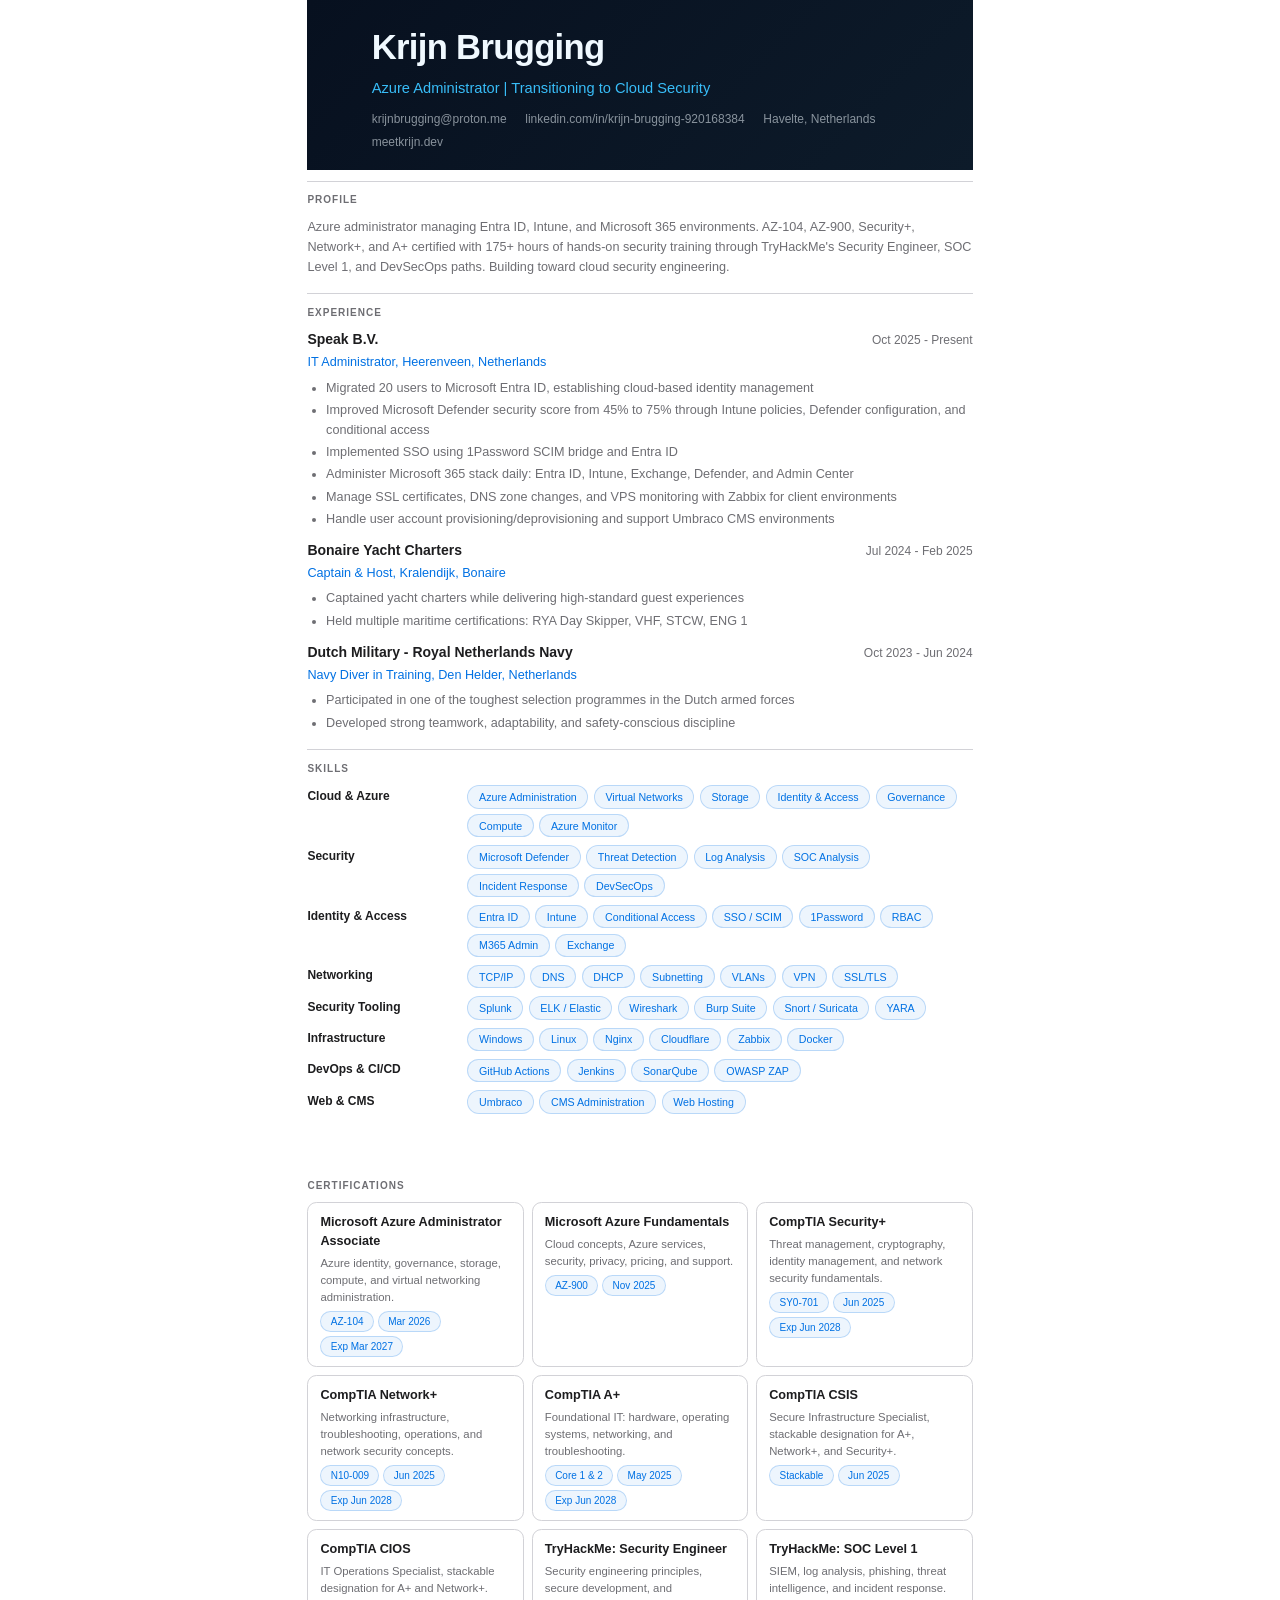
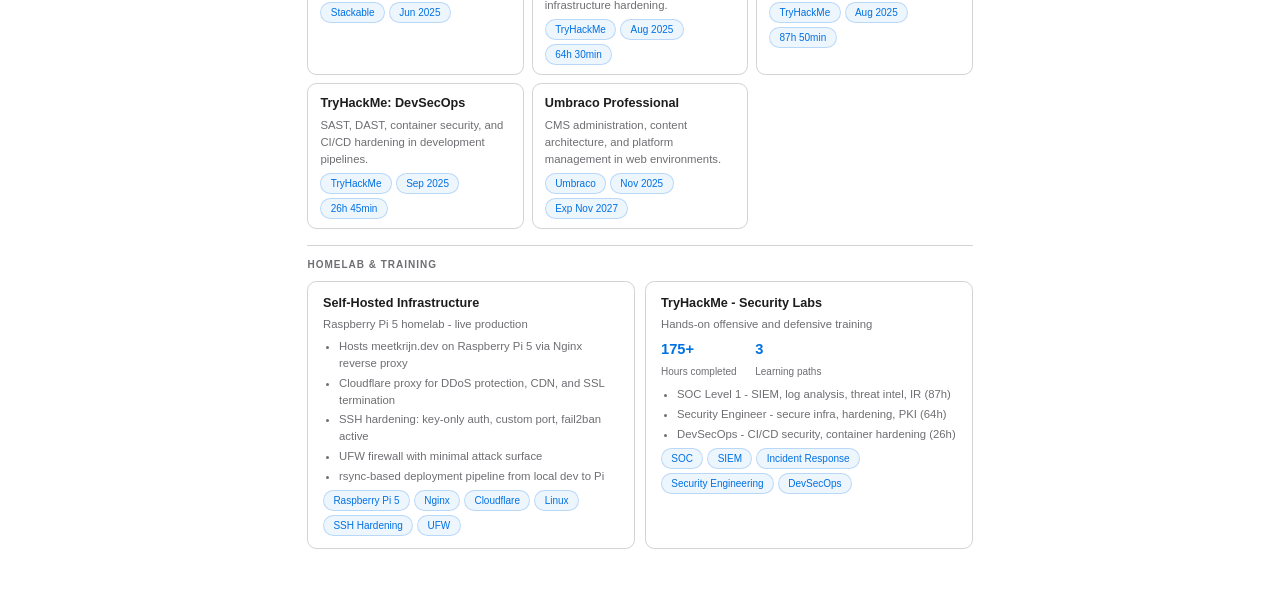
<file: assets/cv-en.html>
<!DOCTYPE html>
<html lang="en">
<head>
  <meta charset="UTF-8">
  <meta name="viewport" content="width=device-width, initial-scale=1.0">
  <title>Krijn Brugging, CV</title>
  <style>
    *, *::before, *::after { box-sizing: border-box; margin: 0; padding: 0; }

    :root {
      --text: #1d1d1f;
      --muted: #6e6e73;
      --accent: #0071e3;
      --border: #d2d2d7;
      --bg-tag: rgba(0,113,227,0.07);
      --font: -apple-system, BlinkMacSystemFont, 'Segoe UI', Helvetica, Arial, sans-serif;
    }

    html { font-size: 10.5pt; }

    body {
      font-family: var(--font);
      color: var(--text);
      line-height: 1.5;
      background: #fff;
      padding: 0 17mm 12mm;
      max-width: 210mm;
      margin: 0 auto;
      -webkit-print-color-adjust: exact;
      print-color-adjust: exact;
    }

    /* Header */
    .cv-header {
      background: linear-gradient(135deg, #07101f 0%, #0d1b2a 100%);
      padding: 16pt 17mm 14pt;
      margin-bottom: 0;
    }
    .cv-name { font-size: 26pt; font-weight: 700; letter-spacing: -0.02em; color: #f0f9ff; }
    .cv-role { font-size: 11pt; color: #38bdf8; font-weight: 500; margin-top: 3pt; margin-bottom: 8pt; }
    .cv-contact {
      display: flex; flex-wrap: wrap; gap: 4pt 14pt;
      font-size: 9pt; color: rgba(240,249,255,0.55);
    }
    .cv-contact a { color: rgba(240,249,255,0.55); text-decoration: none; }

    /* Divider */
    hr { border: none; border-top: 1px solid var(--border); margin: 8pt 0; }

    /* Section */
    .section { margin-bottom: 12pt; }
    .section-title {
      font-size: 7.5pt; font-weight: 700;
      text-transform: uppercase; letter-spacing: 0.1em;
      color: var(--muted); margin-bottom: 7pt;
    }

    /* Profile */
    .cv-profile { font-size: 9.5pt; color: var(--muted); line-height: 1.6; }

    /* Experience */
    .job { margin-bottom: 8pt; }
    .job:last-child { margin-bottom: 0; }
    .job-header { display: flex; justify-content: space-between; align-items: baseline; gap: 8pt; }
    .job-company { font-weight: 600; font-size: 10.5pt; }
    .job-period { font-size: 9pt; color: var(--muted); white-space: nowrap; }
    .job-role { font-size: 9.5pt; color: var(--accent); font-weight: 500; margin: 2pt 0 5pt; }
    .job-bullets { padding-left: 14pt; }
    .job-bullets li { font-size: 9.5pt; color: var(--muted); line-height: 1.55; margin-bottom: 2pt; }

    /* Skills */
    .skills-table { display: grid; grid-template-columns: 120pt 1fr; gap: 6pt 0; }
    .skill-label { font-size: 9pt; font-weight: 600; color: var(--text); padding-top: 1pt; }
    .skill-tags { display: flex; flex-wrap: wrap; gap: 4pt; }
    .tag {
      font-size: 8pt; font-weight: 500; color: var(--accent);
      background: var(--bg-tag);
      border: 0.75pt solid rgba(0,113,227,0.22);
      padding: 2pt 8pt; border-radius: 99pt;
    }

    /* Certifications */
    .cert-grid { display: grid; grid-template-columns: 1fr 1fr 1fr; gap: 6pt; }
    .cert { border: 1pt solid var(--border); border-radius: 7pt; padding: 7pt 9pt; }
    .cert-title { font-size: 9.5pt; font-weight: 600; margin-bottom: 3pt; }
    .cert-desc { font-size: 8.5pt; color: var(--muted); line-height: 1.5; margin-bottom: 4pt; }
    .cert-tags { display: flex; flex-wrap: wrap; gap: 3pt; }
    .cert-tags .tag { font-size: 7.5pt; padding: 1.5pt 7pt; }

    /* Homelab */
    .homelab-grid { display: grid; grid-template-columns: 1fr 1fr; gap: 8pt; }
    .homelab-card { border: 1pt solid var(--border); border-radius: 7pt; padding: 9pt 11pt; break-inside: avoid; }
    .homelab-title { font-size: 9.5pt; font-weight: 600; margin-bottom: 2pt; }
    .homelab-subtitle { font-size: 8.5pt; color: var(--muted); margin-bottom: 4pt; }
    .homelab-stats { display: flex; gap: 14pt; margin-bottom: 4pt; }
    .homelab-stat-value { font-size: 11pt; font-weight: 700; color: var(--accent); display: block; }
    .homelab-stat-label { font-size: 7.5pt; color: var(--muted); }
    .homelab-bullets { padding-left: 12pt; margin-bottom: 4pt; }
    .homelab-bullets li { font-size: 8.5pt; color: var(--muted); line-height: 1.5; margin-bottom: 2pt; }
    .homelab-tags { display: flex; flex-wrap: wrap; gap: 3pt; }
    .homelab-tags .tag { font-size: 7.5pt; padding: 1.5pt 7pt; }

    @page {
      size: A4;
      margin: 0;
    }

    .section-page-break { page-break-before: always; margin-top: 10mm; padding-top: 20pt; }

    @media print {
      body { padding: 0 15mm 10mm; }
      .cv-header { padding: 14pt 15mm 12pt; }
      .cert { break-inside: avoid; }
      .job { break-inside: avoid; }
      .section { break-inside: avoid; }
      hr { break-after: avoid; }
    }
  </style>
</head>
<body>

  <header class="cv-header">
    <div class="cv-name">Krijn Brugging</div>
    <div class="cv-role">Azure Administrator | Transitioning to Cloud Security</div>
    <div class="cv-contact">
      <a href="mailto:krijnbrugging@proton.me">krijnbrugging@proton.me</a>
      <a href="https://www.linkedin.com/in/krijn-brugging-920168384">linkedin.com/in/krijn-brugging-920168384</a>
      <span>Havelte, Netherlands</span>
      <a href="https://meetkrijn.dev">meetkrijn.dev</a>
    </div>
  </header>

  <hr>

  <section class="section">
    <div class="section-title">Profile</div>
    <p class="cv-profile">
      Azure administrator managing Entra ID, Intune, and Microsoft 365 environments.
      AZ-104, AZ-900, Security+, Network+, and A+ certified with 175+ hours of hands-on
      security training through TryHackMe's Security Engineer, SOC Level 1, and DevSecOps paths.
      Building toward cloud security engineering.
    </p>
  </section>

  <hr>

  <section class="section">
    <div class="section-title">Experience</div>

    <div class="job">
      <div class="job-header">
        <span class="job-company">Speak B.V.</span>
        <span class="job-period">Oct 2025 - Present</span>
      </div>
      <div class="job-role">IT Administrator, Heerenveen, Netherlands</div>
      <ul class="job-bullets">
        <li>Migrated 20 users to Microsoft Entra ID, establishing cloud-based identity management</li>
        <li>Improved Microsoft Defender security score from 45% to 75% through Intune policies, Defender configuration, and conditional access</li>
        <li>Implemented SSO using 1Password SCIM bridge and Entra ID</li>
        <li>Administer Microsoft 365 stack daily: Entra ID, Intune, Exchange, Defender, and Admin Center</li>
        <li>Manage SSL certificates, DNS zone changes, and VPS monitoring with Zabbix for client environments</li>
        <li>Handle user account provisioning/deprovisioning and support Umbraco CMS environments</li>
      </ul>
    </div>

    <div class="job">
      <div class="job-header">
        <span class="job-company">Bonaire Yacht Charters</span>
        <span class="job-period">Jul 2024 - Feb 2025</span>
      </div>
      <div class="job-role">Captain &amp; Host, Kralendijk, Bonaire</div>
      <ul class="job-bullets">
        <li>Captained yacht charters while delivering high-standard guest experiences</li>
        <li>Held multiple maritime certifications: RYA Day Skipper, VHF, STCW, ENG 1</li>
      </ul>
    </div>

    <div class="job">
      <div class="job-header">
        <span class="job-company">Dutch Military - Royal Netherlands Navy</span>
        <span class="job-period">Oct 2023 - Jun 2024</span>
      </div>
      <div class="job-role">Navy Diver in Training, Den Helder, Netherlands</div>
      <ul class="job-bullets">
        <li>Participated in one of the toughest selection programmes in the Dutch armed forces</li>
        <li>Developed strong teamwork, adaptability, and safety-conscious discipline</li>
      </ul>
    </div>
  </section>

  <hr>

  <section class="section">
    <div class="section-title">Skills</div>
    <div class="skills-table">
      <span class="skill-label">Cloud &amp; Azure</span>
      <div class="skill-tags">
        <span class="tag">Azure Administration</span>
        <span class="tag">Virtual Networks</span>
        <span class="tag">Storage</span>
        <span class="tag">Identity &amp; Access</span>
        <span class="tag">Governance</span>
        <span class="tag">Compute</span>
        <span class="tag">Azure Monitor</span>
      </div>
      <span class="skill-label">Security</span>
      <div class="skill-tags">
        <span class="tag">Microsoft Defender</span>
        <span class="tag">Threat Detection</span>
        <span class="tag">Log Analysis</span>
        <span class="tag">SOC Analysis</span>
        <span class="tag">Incident Response</span>
        <span class="tag">DevSecOps</span>
      </div>
      <span class="skill-label">Identity &amp; Access</span>
      <div class="skill-tags">
        <span class="tag">Entra ID</span>
        <span class="tag">Intune</span>
        <span class="tag">Conditional Access</span>
        <span class="tag">SSO / SCIM</span>
        <span class="tag">1Password</span>
        <span class="tag">RBAC</span>
        <span class="tag">M365 Admin</span>
        <span class="tag">Exchange</span>
      </div>
      <span class="skill-label">Networking</span>
      <div class="skill-tags">
        <span class="tag">TCP/IP</span>
        <span class="tag">DNS</span>
        <span class="tag">DHCP</span>
        <span class="tag">Subnetting</span>
        <span class="tag">VLANs</span>
        <span class="tag">VPN</span>
        <span class="tag">SSL/TLS</span>
      </div>
      <span class="skill-label">Security Tooling</span>
      <div class="skill-tags">
        <span class="tag">Splunk</span>
        <span class="tag">ELK / Elastic</span>
        <span class="tag">Wireshark</span>
        <span class="tag">Burp Suite</span>
        <span class="tag">Snort / Suricata</span>
        <span class="tag">YARA</span>
      </div>
      <span class="skill-label">Infrastructure</span>
      <div class="skill-tags">
        <span class="tag">Windows</span>
        <span class="tag">Linux</span>
        <span class="tag">Nginx</span>
        <span class="tag">Cloudflare</span>
        <span class="tag">Zabbix</span>
        <span class="tag">Docker</span>
      </div>
      <span class="skill-label">DevOps &amp; CI/CD</span>
      <div class="skill-tags">
        <span class="tag">GitHub Actions</span>
        <span class="tag">Jenkins</span>
        <span class="tag">SonarQube</span>
        <span class="tag">OWASP ZAP</span>
      </div>
      <span class="skill-label">Web &amp; CMS</span>
      <div class="skill-tags">
        <span class="tag">Umbraco</span>
        <span class="tag">CMS Administration</span>
        <span class="tag">Web Hosting</span>
      </div>
    </div>
  </section>


  <section class="section section-page-break">
    <div class="section-title">Certifications</div>
    <div class="cert-grid">

      <div class="cert">
        <div class="cert-title">Microsoft Azure Administrator Associate</div>
        <div class="cert-desc">Azure identity, governance, storage, compute, and virtual networking administration.</div>
        <div class="cert-tags">
          <span class="tag">AZ-104</span>
          <span class="tag">Mar 2026</span>
          <span class="tag">Exp Mar 2027</span>
        </div>
      </div>

      <div class="cert">
        <div class="cert-title">Microsoft Azure Fundamentals</div>
        <div class="cert-desc">Cloud concepts, Azure services, security, privacy, pricing, and support.</div>
        <div class="cert-tags">
          <span class="tag">AZ-900</span>
          <span class="tag">Nov 2025</span>
        </div>
      </div>

      <div class="cert">
        <div class="cert-title">CompTIA Security+</div>
        <div class="cert-desc">Threat management, cryptography, identity management, and network security fundamentals.</div>
        <div class="cert-tags">
          <span class="tag">SY0-701</span>
          <span class="tag">Jun 2025</span>
          <span class="tag">Exp Jun 2028</span>
        </div>
      </div>

      <div class="cert">
        <div class="cert-title">CompTIA Network+</div>
        <div class="cert-desc">Networking infrastructure, troubleshooting, operations, and network security concepts.</div>
        <div class="cert-tags">
          <span class="tag">N10-009</span>
          <span class="tag">Jun 2025</span>
          <span class="tag">Exp Jun 2028</span>
        </div>
      </div>

      <div class="cert">
        <div class="cert-title">CompTIA A+</div>
        <div class="cert-desc">Foundational IT: hardware, operating systems, networking, and troubleshooting.</div>
        <div class="cert-tags">
          <span class="tag">Core 1 &amp; 2</span>
          <span class="tag">May 2025</span>
          <span class="tag">Exp Jun 2028</span>
        </div>
      </div>

      <div class="cert">
        <div class="cert-title">CompTIA CSIS</div>
        <div class="cert-desc">Secure Infrastructure Specialist, stackable designation for A+, Network+, and Security+.</div>
        <div class="cert-tags">
          <span class="tag">Stackable</span>
          <span class="tag">Jun 2025</span>
        </div>
      </div>

      <div class="cert">
        <div class="cert-title">CompTIA CIOS</div>
        <div class="cert-desc">IT Operations Specialist, stackable designation for A+ and Network+.</div>
        <div class="cert-tags">
          <span class="tag">Stackable</span>
          <span class="tag">Jun 2025</span>
        </div>
      </div>

      <div class="cert">
        <div class="cert-title">TryHackMe: Security Engineer</div>
        <div class="cert-desc">Security engineering principles, secure development, and infrastructure hardening.</div>
        <div class="cert-tags">
          <span class="tag">TryHackMe</span>
          <span class="tag">Aug 2025</span>
          <span class="tag">64h 30min</span>
        </div>
      </div>

      <div class="cert">
        <div class="cert-title">TryHackMe: SOC Level 1</div>
        <div class="cert-desc">SIEM, log analysis, phishing, threat intelligence, and incident response.</div>
        <div class="cert-tags">
          <span class="tag">TryHackMe</span>
          <span class="tag">Aug 2025</span>
          <span class="tag">87h 50min</span>
        </div>
      </div>

      <div class="cert">
        <div class="cert-title">TryHackMe: DevSecOps</div>
        <div class="cert-desc">SAST, DAST, container security, and CI/CD hardening in development pipelines.</div>
        <div class="cert-tags">
          <span class="tag">TryHackMe</span>
          <span class="tag">Sep 2025</span>
          <span class="tag">26h 45min</span>
        </div>
      </div>

      <div class="cert">
        <div class="cert-title">Umbraco Professional</div>
        <div class="cert-desc">CMS administration, content architecture, and platform management in web environments.</div>
        <div class="cert-tags">
          <span class="tag">Umbraco</span>
          <span class="tag">Nov 2025</span>
          <span class="tag">Exp Nov 2027</span>
        </div>
      </div>

    </div>
  </section>

  <hr>

  <section class="section">
    <div class="section-title">Homelab &amp; Training</div>
    <div class="homelab-grid">

      <div class="homelab-card">
        <div class="homelab-title">Self-Hosted Infrastructure</div>
        <div class="homelab-subtitle">Raspberry Pi 5 homelab - live production</div>
        <ul class="homelab-bullets">
          <li>Hosts meetkrijn.dev on Raspberry Pi 5 via Nginx reverse proxy</li>
          <li>Cloudflare proxy for DDoS protection, CDN, and SSL termination</li>
          <li>SSH hardening: key-only auth, custom port, fail2ban active</li>
          <li>UFW firewall with minimal attack surface</li>
          <li>rsync-based deployment pipeline from local dev to Pi</li>
        </ul>
        <div class="homelab-tags">
          <span class="tag">Raspberry Pi 5</span>
          <span class="tag">Nginx</span>
          <span class="tag">Cloudflare</span>
          <span class="tag">Linux</span>
          <span class="tag">SSH Hardening</span>
          <span class="tag">UFW</span>
        </div>
      </div>

      <div class="homelab-card">
        <div class="homelab-title">TryHackMe - Security Labs</div>
        <div class="homelab-subtitle">Hands-on offensive and defensive training</div>
        <div class="homelab-stats">
          <div>
            <span class="homelab-stat-value">175+</span>
            <span class="homelab-stat-label">Hours completed</span>
          </div>
          <div>
            <span class="homelab-stat-value">3</span>
            <span class="homelab-stat-label">Learning paths</span>
          </div>
        </div>
        <ul class="homelab-bullets">
          <li>SOC Level 1 - SIEM, log analysis, threat intel, IR (87h)</li>
          <li>Security Engineer - secure infra, hardening, PKI (64h)</li>
          <li>DevSecOps - CI/CD security, container hardening (26h)</li>
        </ul>
        <div class="homelab-tags">
          <span class="tag">SOC</span>
          <span class="tag">SIEM</span>
          <span class="tag">Incident Response</span>
          <span class="tag">Security Engineering</span>
          <span class="tag">DevSecOps</span>
        </div>
      </div>

    </div>
  </section>

</body>
</html>
</file>
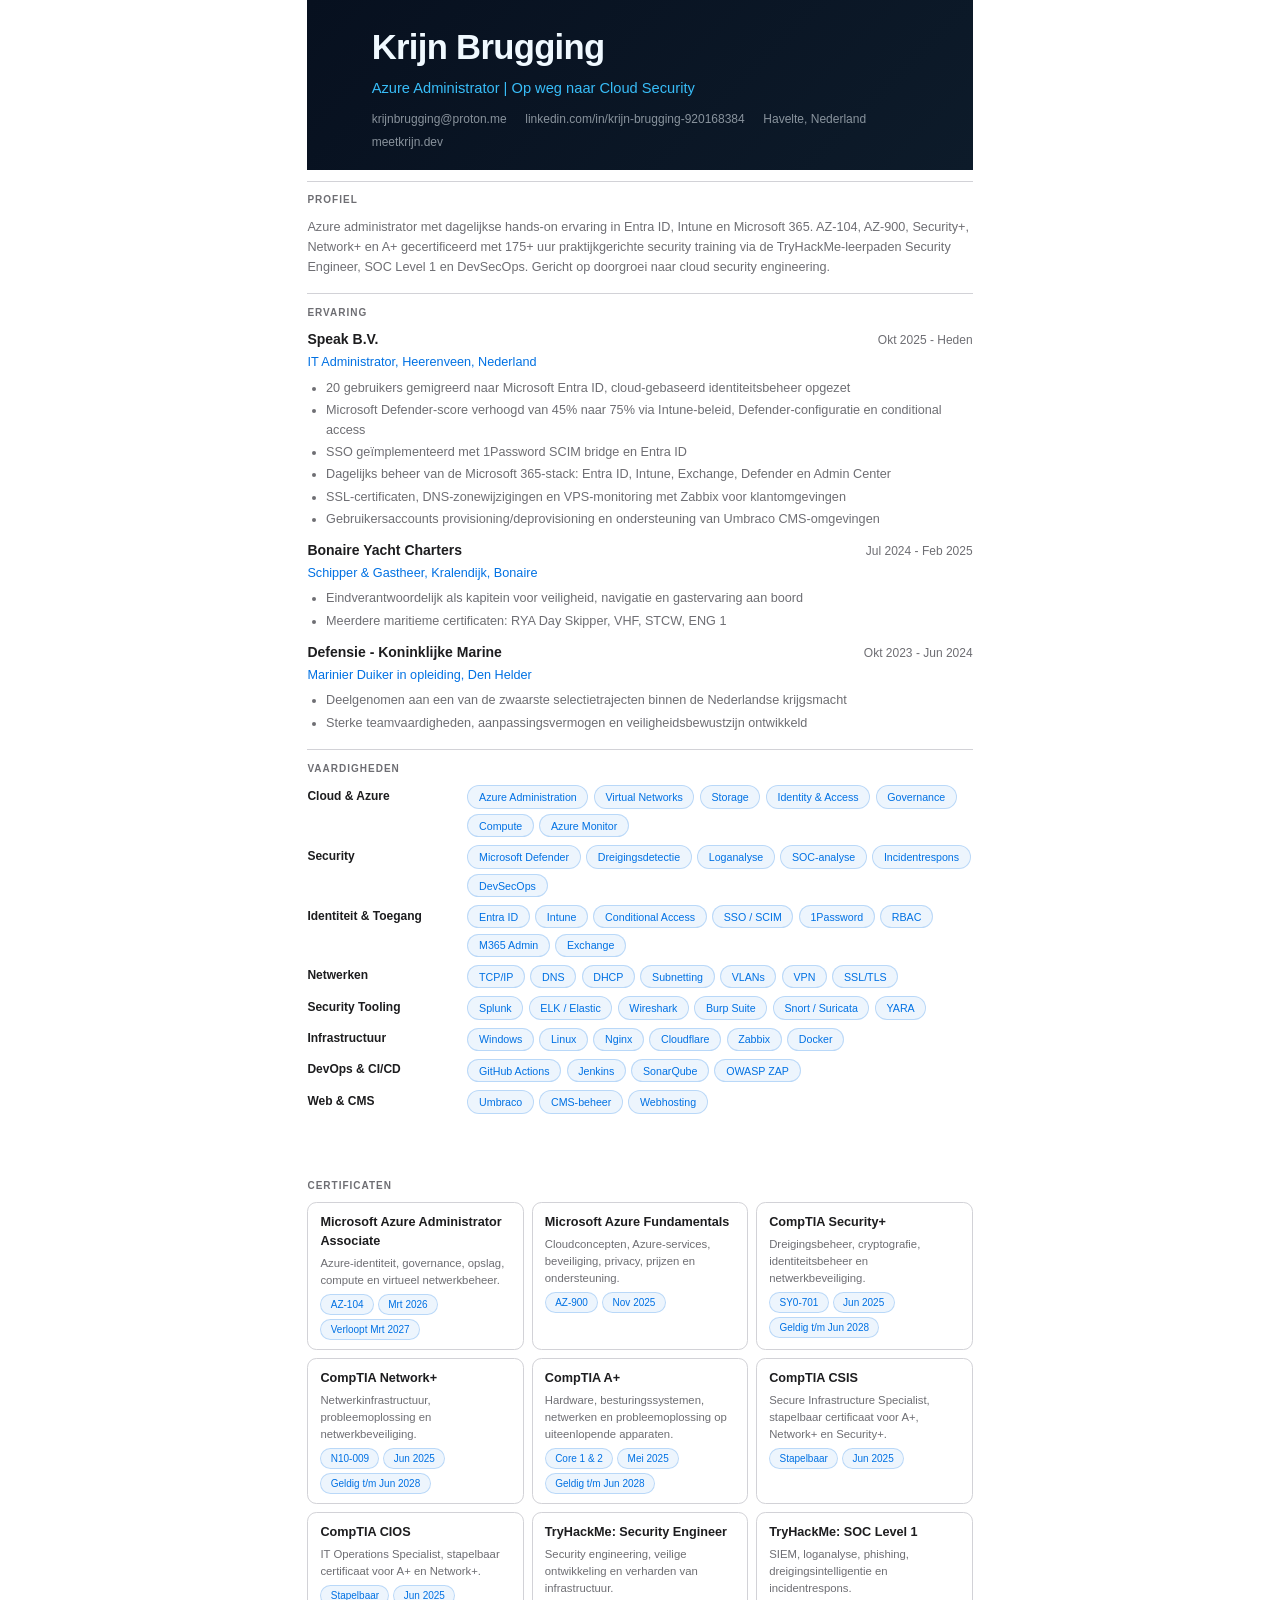
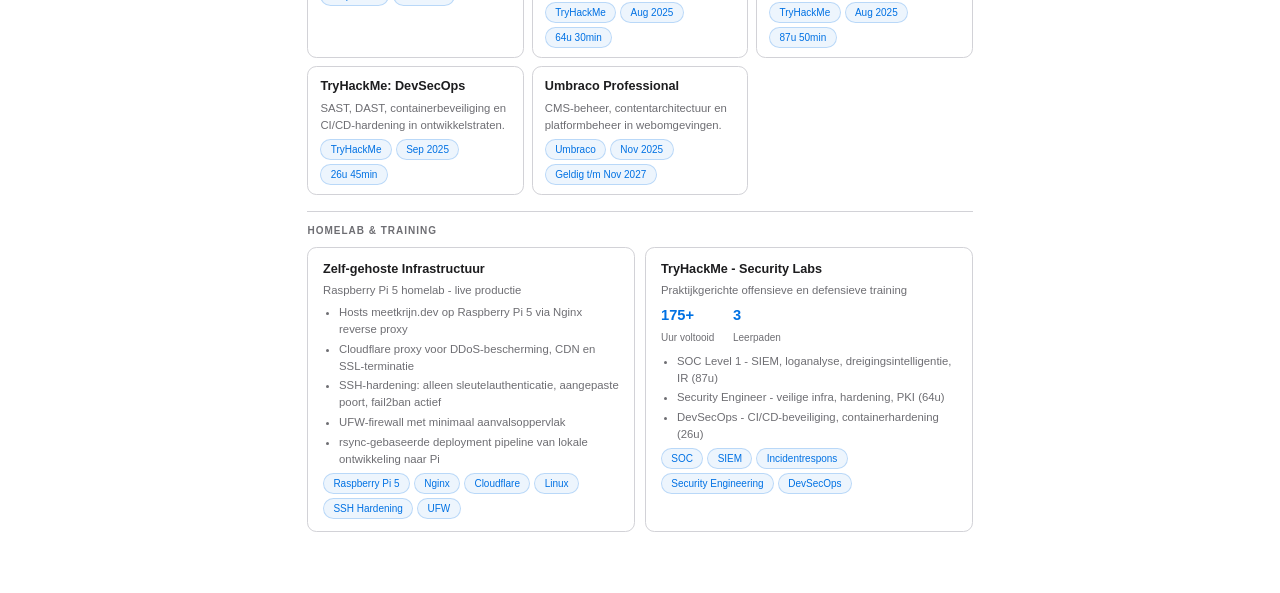
<file: assets/cv-nl.html>
<!DOCTYPE html>
<html lang="nl">
<head>
  <meta charset="UTF-8">
  <meta name="viewport" content="width=device-width, initial-scale=1.0">
  <title>Krijn Brugging, CV</title>
  <style>
    *, *::before, *::after { box-sizing: border-box; margin: 0; padding: 0; }

    :root {
      --text: #1d1d1f;
      --muted: #6e6e73;
      --accent: #0071e3;
      --border: #d2d2d7;
      --bg-tag: rgba(0,113,227,0.07);
      --font: -apple-system, BlinkMacSystemFont, 'Segoe UI', Helvetica, Arial, sans-serif;
    }

    html { font-size: 10.5pt; }

    body {
      font-family: var(--font);
      color: var(--text);
      line-height: 1.5;
      background: #fff;
      padding: 0 17mm 12mm;
      max-width: 210mm;
      margin: 0 auto;
      -webkit-print-color-adjust: exact;
      print-color-adjust: exact;
    }

    /* Header */
    .cv-header {
      background: linear-gradient(135deg, #07101f 0%, #0d1b2a 100%);
      padding: 16pt 17mm 14pt;
      margin-bottom: 0;
    }
    .cv-name { font-size: 26pt; font-weight: 700; letter-spacing: -0.02em; color: #f0f9ff; }
    .cv-role { font-size: 11pt; color: #38bdf8; font-weight: 500; margin-top: 3pt; margin-bottom: 8pt; }
    .cv-contact {
      display: flex; flex-wrap: wrap; gap: 4pt 14pt;
      font-size: 9pt; color: rgba(240,249,255,0.55);
    }
    .cv-contact a { color: rgba(240,249,255,0.55); text-decoration: none; }

    /* Divider */
    hr { border: none; border-top: 1px solid var(--border); margin: 8pt 0; }

    /* Section */
    .section { margin-bottom: 12pt; }
    .section-title {
      font-size: 7.5pt; font-weight: 700;
      text-transform: uppercase; letter-spacing: 0.1em;
      color: var(--muted); margin-bottom: 7pt;
    }

    /* Profile */
    .cv-profile { font-size: 9.5pt; color: var(--muted); line-height: 1.6; }

    /* Experience */
    .job { margin-bottom: 8pt; }
    .job:last-child { margin-bottom: 0; }
    .job-header { display: flex; justify-content: space-between; align-items: baseline; gap: 8pt; }
    .job-company { font-weight: 600; font-size: 10.5pt; }
    .job-period { font-size: 9pt; color: var(--muted); white-space: nowrap; }
    .job-role { font-size: 9.5pt; color: var(--accent); font-weight: 500; margin: 2pt 0 5pt; }
    .job-bullets { padding-left: 14pt; }
    .job-bullets li { font-size: 9.5pt; color: var(--muted); line-height: 1.55; margin-bottom: 2pt; }

    /* Skills */
    .skills-table { display: grid; grid-template-columns: 120pt 1fr; gap: 6pt 0; }
    .skill-label { font-size: 9pt; font-weight: 600; color: var(--text); padding-top: 1pt; }
    .skill-tags { display: flex; flex-wrap: wrap; gap: 4pt; }
    .tag {
      font-size: 8pt; font-weight: 500; color: var(--accent);
      background: var(--bg-tag);
      border: 0.75pt solid rgba(0,113,227,0.22);
      padding: 2pt 8pt; border-radius: 99pt;
    }

    /* Certifications */
    .cert-grid { display: grid; grid-template-columns: 1fr 1fr 1fr; gap: 6pt; }
    .cert { border: 1pt solid var(--border); border-radius: 7pt; padding: 7pt 9pt; }
    .cert-title { font-size: 9.5pt; font-weight: 600; margin-bottom: 3pt; }
    .cert-desc { font-size: 8.5pt; color: var(--muted); line-height: 1.5; margin-bottom: 4pt; }
    .cert-tags { display: flex; flex-wrap: wrap; gap: 3pt; }
    .cert-tags .tag { font-size: 7.5pt; padding: 1.5pt 7pt; }

    /* Homelab */
    .homelab-grid { display: grid; grid-template-columns: 1fr 1fr; gap: 8pt; }
    .homelab-card { border: 1pt solid var(--border); border-radius: 7pt; padding: 9pt 11pt; break-inside: avoid; }
    .homelab-title { font-size: 9.5pt; font-weight: 600; margin-bottom: 2pt; }
    .homelab-subtitle { font-size: 8.5pt; color: var(--muted); margin-bottom: 4pt; }
    .homelab-stats { display: flex; gap: 14pt; margin-bottom: 4pt; }
    .homelab-stat-value { font-size: 11pt; font-weight: 700; color: var(--accent); display: block; }
    .homelab-stat-label { font-size: 7.5pt; color: var(--muted); }
    .homelab-bullets { padding-left: 12pt; margin-bottom: 4pt; }
    .homelab-bullets li { font-size: 8.5pt; color: var(--muted); line-height: 1.5; margin-bottom: 2pt; }
    .homelab-tags { display: flex; flex-wrap: wrap; gap: 3pt; }
    .homelab-tags .tag { font-size: 7.5pt; padding: 1.5pt 7pt; }

    @page {
      size: A4;
      margin: 0;
    }

    .section-page-break { page-break-before: always; margin-top: 10mm; padding-top: 20pt; }

    @media print {
      body { padding: 0 15mm 10mm; }
      .cv-header { padding: 14pt 15mm 12pt; }
      .cert { break-inside: avoid; }
      .job { break-inside: avoid; }
      .section { break-inside: avoid; }
      hr { break-after: avoid; }
    }
  </style>
</head>
<body>

  <header class="cv-header">
    <div class="cv-name">Krijn Brugging</div>
    <div class="cv-role">Azure Administrator | Op weg naar Cloud Security</div>
    <div class="cv-contact">
      <a href="mailto:krijnbrugging@proton.me">krijnbrugging@proton.me</a>
      <a href="https://www.linkedin.com/in/krijn-brugging-920168384">linkedin.com/in/krijn-brugging-920168384</a>
      <span>Havelte, Nederland</span>
      <a href="https://meetkrijn.dev/nl/">meetkrijn.dev</a>
    </div>
  </header>

  <hr>

  <section class="section">
    <div class="section-title">Profiel</div>
    <p class="cv-profile">
      Azure administrator met dagelijkse hands-on ervaring in Entra ID, Intune en Microsoft 365.
      AZ-104, AZ-900, Security+, Network+ en A+ gecertificeerd met 175+ uur praktijkgerichte
      security training via de TryHackMe-leerpaden Security Engineer, SOC Level 1 en DevSecOps.
      Gericht op doorgroei naar cloud security engineering.
    </p>
  </section>

  <hr>

  <section class="section">
    <div class="section-title">Ervaring</div>

    <div class="job">
      <div class="job-header">
        <span class="job-company">Speak B.V.</span>
        <span class="job-period">Okt 2025 - Heden</span>
      </div>
      <div class="job-role">IT Administrator, Heerenveen, Nederland</div>
      <ul class="job-bullets">
        <li>20 gebruikers gemigreerd naar Microsoft Entra ID, cloud-gebaseerd identiteitsbeheer opgezet</li>
        <li>Microsoft Defender-score verhoogd van 45% naar 75% via Intune-beleid, Defender-configuratie en conditional access</li>
        <li>SSO ge&#239;mplementeerd met 1Password SCIM bridge en Entra ID</li>
        <li>Dagelijks beheer van de Microsoft 365-stack: Entra ID, Intune, Exchange, Defender en Admin Center</li>
        <li>SSL-certificaten, DNS-zonewijzigingen en VPS-monitoring met Zabbix voor klantomgevingen</li>
        <li>Gebruikersaccounts provisioning/deprovisioning en ondersteuning van Umbraco CMS-omgevingen</li>
      </ul>
    </div>

    <div class="job">
      <div class="job-header">
        <span class="job-company">Bonaire Yacht Charters</span>
        <span class="job-period">Jul 2024 - Feb 2025</span>
      </div>
      <div class="job-role">Schipper &amp; Gastheer, Kralendijk, Bonaire</div>
      <ul class="job-bullets">
        <li>Eindverantwoordelijk als kapitein voor veiligheid, navigatie en gastervaring aan boord</li>
        <li>Meerdere maritieme certificaten: RYA Day Skipper, VHF, STCW, ENG 1</li>
      </ul>
    </div>

    <div class="job">
      <div class="job-header">
        <span class="job-company">Defensie - Koninklijke Marine</span>
        <span class="job-period">Okt 2023 - Jun 2024</span>
      </div>
      <div class="job-role">Marinier Duiker in opleiding, Den Helder</div>
      <ul class="job-bullets">
        <li>Deelgenomen aan een van de zwaarste selectietrajecten binnen de Nederlandse krijgsmacht</li>
        <li>Sterke teamvaardigheden, aanpassingsvermogen en veiligheidsbewustzijn ontwikkeld</li>
      </ul>
    </div>
  </section>

  <hr>

  <section class="section">
    <div class="section-title">Vaardigheden</div>
    <div class="skills-table">
      <span class="skill-label">Cloud &amp; Azure</span>
      <div class="skill-tags">
        <span class="tag">Azure Administration</span>
        <span class="tag">Virtual Networks</span>
        <span class="tag">Storage</span>
        <span class="tag">Identity &amp; Access</span>
        <span class="tag">Governance</span>
        <span class="tag">Compute</span>
        <span class="tag">Azure Monitor</span>
      </div>
      <span class="skill-label">Security</span>
      <div class="skill-tags">
        <span class="tag">Microsoft Defender</span>
        <span class="tag">Dreigingsdetectie</span>
        <span class="tag">Loganalyse</span>
        <span class="tag">SOC-analyse</span>
        <span class="tag">Incidentrespons</span>
        <span class="tag">DevSecOps</span>
      </div>
      <span class="skill-label">Identiteit &amp; Toegang</span>
      <div class="skill-tags">
        <span class="tag">Entra ID</span>
        <span class="tag">Intune</span>
        <span class="tag">Conditional Access</span>
        <span class="tag">SSO / SCIM</span>
        <span class="tag">1Password</span>
        <span class="tag">RBAC</span>
        <span class="tag">M365 Admin</span>
        <span class="tag">Exchange</span>
      </div>
      <span class="skill-label">Netwerken</span>
      <div class="skill-tags">
        <span class="tag">TCP/IP</span>
        <span class="tag">DNS</span>
        <span class="tag">DHCP</span>
        <span class="tag">Subnetting</span>
        <span class="tag">VLANs</span>
        <span class="tag">VPN</span>
        <span class="tag">SSL/TLS</span>
      </div>
      <span class="skill-label">Security Tooling</span>
      <div class="skill-tags">
        <span class="tag">Splunk</span>
        <span class="tag">ELK / Elastic</span>
        <span class="tag">Wireshark</span>
        <span class="tag">Burp Suite</span>
        <span class="tag">Snort / Suricata</span>
        <span class="tag">YARA</span>
      </div>
      <span class="skill-label">Infrastructuur</span>
      <div class="skill-tags">
        <span class="tag">Windows</span>
        <span class="tag">Linux</span>
        <span class="tag">Nginx</span>
        <span class="tag">Cloudflare</span>
        <span class="tag">Zabbix</span>
        <span class="tag">Docker</span>
      </div>
      <span class="skill-label">DevOps &amp; CI/CD</span>
      <div class="skill-tags">
        <span class="tag">GitHub Actions</span>
        <span class="tag">Jenkins</span>
        <span class="tag">SonarQube</span>
        <span class="tag">OWASP ZAP</span>
      </div>
      <span class="skill-label">Web &amp; CMS</span>
      <div class="skill-tags">
        <span class="tag">Umbraco</span>
        <span class="tag">CMS-beheer</span>
        <span class="tag">Webhosting</span>
      </div>
    </div>
  </section>


  <section class="section section-page-break">
    <div class="section-title">Certificaten</div>
    <div class="cert-grid">

      <div class="cert">
        <div class="cert-title">Microsoft Azure Administrator Associate</div>
        <div class="cert-desc">Azure-identiteit, governance, opslag, compute en virtueel netwerkbeheer.</div>
        <div class="cert-tags">
          <span class="tag">AZ-104</span>
          <span class="tag">Mrt 2026</span>
          <span class="tag">Verloopt Mrt 2027</span>
        </div>
      </div>

      <div class="cert">
        <div class="cert-title">Microsoft Azure Fundamentals</div>
        <div class="cert-desc">Cloudconcepten, Azure-services, beveiliging, privacy, prijzen en ondersteuning.</div>
        <div class="cert-tags">
          <span class="tag">AZ-900</span>
          <span class="tag">Nov 2025</span>
        </div>
      </div>

      <div class="cert">
        <div class="cert-title">CompTIA Security+</div>
        <div class="cert-desc">Dreigingsbeheer, cryptografie, identiteitsbeheer en netwerkbeveiliging.</div>
        <div class="cert-tags">
          <span class="tag">SY0-701</span>
          <span class="tag">Jun 2025</span>
          <span class="tag">Geldig t/m Jun 2028</span>
        </div>
      </div>

      <div class="cert">
        <div class="cert-title">CompTIA Network+</div>
        <div class="cert-desc">Netwerkinfrastructuur, probleemoplossing en netwerkbeveiliging.</div>
        <div class="cert-tags">
          <span class="tag">N10-009</span>
          <span class="tag">Jun 2025</span>
          <span class="tag">Geldig t/m Jun 2028</span>
        </div>
      </div>

      <div class="cert">
        <div class="cert-title">CompTIA A+</div>
        <div class="cert-desc">Hardware, besturingssystemen, netwerken en probleemoplossing op uiteenlopende apparaten.</div>
        <div class="cert-tags">
          <span class="tag">Core 1 &amp; 2</span>
          <span class="tag">Mei 2025</span>
          <span class="tag">Geldig t/m Jun 2028</span>
        </div>
      </div>

      <div class="cert">
        <div class="cert-title">CompTIA CSIS</div>
        <div class="cert-desc">Secure Infrastructure Specialist, stapelbaar certificaat voor A+, Network+ en Security+.</div>
        <div class="cert-tags">
          <span class="tag">Stapelbaar</span>
          <span class="tag">Jun 2025</span>
        </div>
      </div>

      <div class="cert">
        <div class="cert-title">CompTIA CIOS</div>
        <div class="cert-desc">IT Operations Specialist, stapelbaar certificaat voor A+ en Network+.</div>
        <div class="cert-tags">
          <span class="tag">Stapelbaar</span>
          <span class="tag">Jun 2025</span>
        </div>
      </div>

      <div class="cert">
        <div class="cert-title">TryHackMe: Security Engineer</div>
        <div class="cert-desc">Security engineering, veilige ontwikkeling en verharden van infrastructuur.</div>
        <div class="cert-tags">
          <span class="tag">TryHackMe</span>
          <span class="tag">Aug 2025</span>
          <span class="tag">64u 30min</span>
        </div>
      </div>

      <div class="cert">
        <div class="cert-title">TryHackMe: SOC Level 1</div>
        <div class="cert-desc">SIEM, loganalyse, phishing, dreigingsintelligentie en incidentrespons.</div>
        <div class="cert-tags">
          <span class="tag">TryHackMe</span>
          <span class="tag">Aug 2025</span>
          <span class="tag">87u 50min</span>
        </div>
      </div>

      <div class="cert">
        <div class="cert-title">TryHackMe: DevSecOps</div>
        <div class="cert-desc">SAST, DAST, containerbeveiliging en CI/CD-hardening in ontwikkelstraten.</div>
        <div class="cert-tags">
          <span class="tag">TryHackMe</span>
          <span class="tag">Sep 2025</span>
          <span class="tag">26u 45min</span>
        </div>
      </div>

      <div class="cert">
        <div class="cert-title">Umbraco Professional</div>
        <div class="cert-desc">CMS-beheer, contentarchitectuur en platformbeheer in webomgevingen.</div>
        <div class="cert-tags">
          <span class="tag">Umbraco</span>
          <span class="tag">Nov 2025</span>
          <span class="tag">Geldig t/m Nov 2027</span>
        </div>
      </div>

    </div>
  </section>

  <hr>

  <section class="section">
    <div class="section-title">Homelab &amp; Training</div>
    <div class="homelab-grid">

      <div class="homelab-card">
        <div class="homelab-title">Zelf-gehoste Infrastructuur</div>
        <div class="homelab-subtitle">Raspberry Pi 5 homelab - live productie</div>
        <ul class="homelab-bullets">
          <li>Hosts meetkrijn.dev op Raspberry Pi 5 via Nginx reverse proxy</li>
          <li>Cloudflare proxy voor DDoS-bescherming, CDN en SSL-terminatie</li>
          <li>SSH-hardening: alleen sleutelauthenticatie, aangepaste poort, fail2ban actief</li>
          <li>UFW-firewall met minimaal aanvalsoppervlak</li>
          <li>rsync-gebaseerde deployment pipeline van lokale ontwikkeling naar Pi</li>
        </ul>
        <div class="homelab-tags">
          <span class="tag">Raspberry Pi 5</span>
          <span class="tag">Nginx</span>
          <span class="tag">Cloudflare</span>
          <span class="tag">Linux</span>
          <span class="tag">SSH Hardening</span>
          <span class="tag">UFW</span>
        </div>
      </div>

      <div class="homelab-card">
        <div class="homelab-title">TryHackMe - Security Labs</div>
        <div class="homelab-subtitle">Praktijkgerichte offensieve en defensieve training</div>
        <div class="homelab-stats">
          <div>
            <span class="homelab-stat-value">175+</span>
            <span class="homelab-stat-label">Uur voltooid</span>
          </div>
          <div>
            <span class="homelab-stat-value">3</span>
            <span class="homelab-stat-label">Leerpaden</span>
          </div>
        </div>
        <ul class="homelab-bullets">
          <li>SOC Level 1 - SIEM, loganalyse, dreigingsintelligentie, IR (87u)</li>
          <li>Security Engineer - veilige infra, hardening, PKI (64u)</li>
          <li>DevSecOps - CI/CD-beveiliging, containerhardening (26u)</li>
        </ul>
        <div class="homelab-tags">
          <span class="tag">SOC</span>
          <span class="tag">SIEM</span>
          <span class="tag">Incidentrespons</span>
          <span class="tag">Security Engineering</span>
          <span class="tag">DevSecOps</span>
        </div>
      </div>

    </div>
  </section>

</body>
</html>
</file>
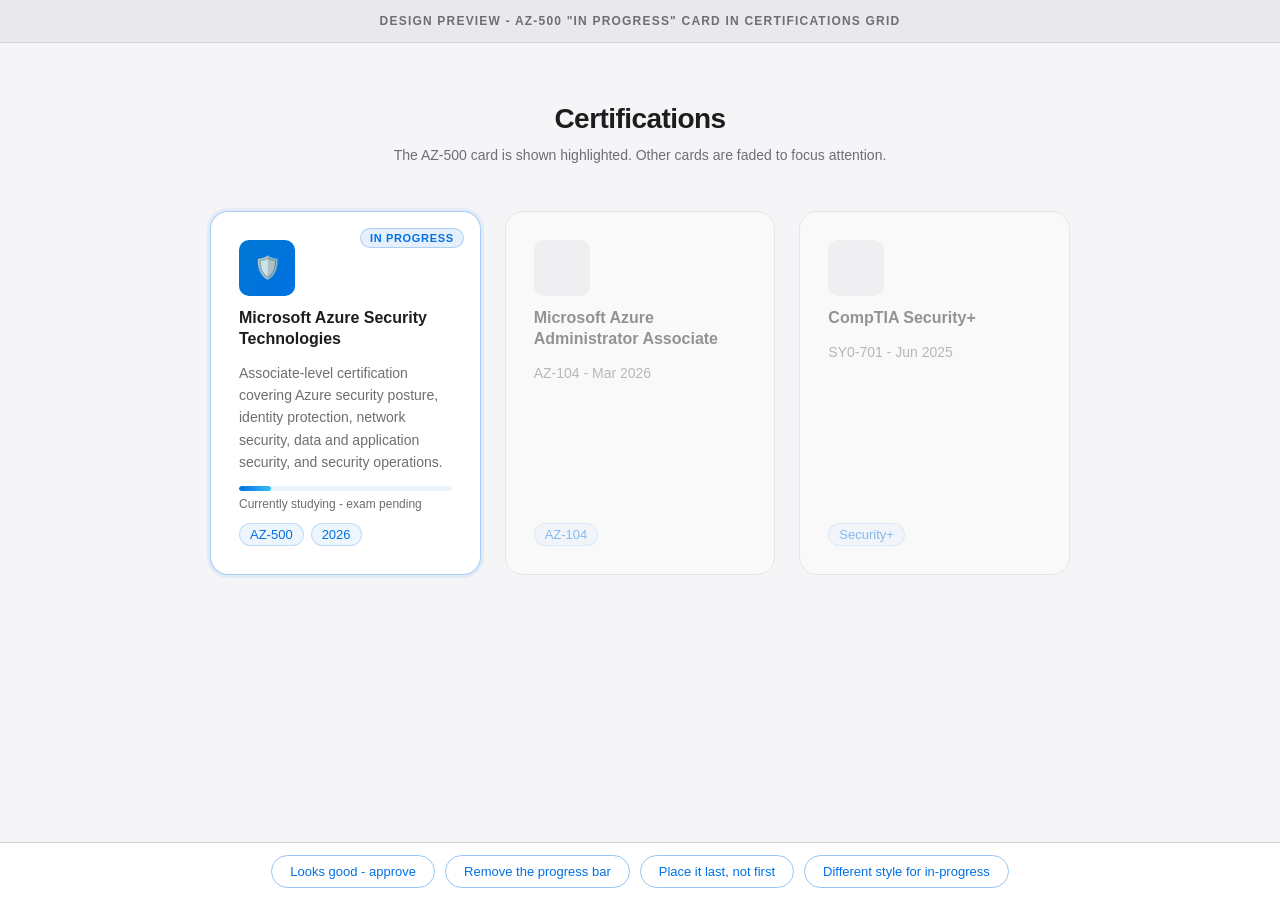
<file: .superpowers/brainstorm/134314-1773574861/az500-card.html>
<!DOCTYPE html>
<html lang="en">
<head>
<meta charset="UTF-8">
<meta name="viewport" content="width=device-width, initial-scale=1.0">
<title>AZ-500 Card Design</title>
<style>
  * { box-sizing: border-box; margin: 0; padding: 0; }
  body { font-family: -apple-system, BlinkMacSystemFont, 'Segoe UI', sans-serif; background: #f5f5f7; color: #1d1d1f; }

  .label {
    font-size: 12px; font-weight: 600; text-transform: uppercase;
    letter-spacing: 0.1em; color: #6e6e73; text-align: center;
    padding: 14px; background: #e8e8ed; border-bottom: 1px solid #d2d2d7;
  }

  .section { padding: 60px 24px 100px; }
  .container { max-width: 860px; margin: 0 auto; }

  .section-title {
    font-size: 28px; font-weight: 700; letter-spacing: -0.02em;
    color: #1d1d1f; margin-bottom: 12px; text-align: center;
  }

  .section-note {
    text-align: center; font-size: 14px; color: #6e6e73; margin-bottom: 48px;
  }

  .cards-grid {
    display: grid;
    grid-template-columns: repeat(auto-fill, minmax(260px, 1fr));
    gap: 24px;
  }

  /* Regular card */
  .card {
    background: #fff;
    border: 1px solid #d2d2d7;
    border-radius: 18px;
    padding: 28px;
    display: flex; flex-direction: column; gap: 12px;
    transition: transform 0.18s ease, box-shadow 0.18s ease;
    opacity: 0.45;
  }

  .card:hover { transform: translateY(-4px); box-shadow: 0 8px 24px rgba(0,0,0,0.08); }

  /* In-progress card */
  .card.in-progress {
    opacity: 1;
    border-color: rgba(0,113,227,0.35);
    background: #fff;
    position: relative;
    box-shadow: 0 0 0 3px rgba(0,113,227,0.08);
  }

  .in-progress-badge {
    position: absolute;
    top: 16px; right: 16px;
    font-size: 11px; font-weight: 600;
    letter-spacing: 0.06em; text-transform: uppercase;
    color: #0071e3;
    background: rgba(0,113,227,0.1);
    border: 1px solid rgba(0,113,227,0.25);
    padding: 3px 9px; border-radius: 980px;
  }

  .cert-thumb-placeholder {
    width: 56px; height: 56px;
    border-radius: 10px;
    background: linear-gradient(135deg, #0078d4, #0071e3);
    display: flex; align-items: center; justify-content: center;
    font-size: 22px;
    flex-shrink: 0;
    align-self: flex-start;
  }

  .card-title { font-size: 16px; font-weight: 600; color: #1d1d1f; line-height: 1.3; }
  .card-desc { font-size: 14px; color: #6e6e73; line-height: 1.6; flex: 1; }

  .card-tags { display: flex; flex-wrap: wrap; gap: 7px; }
  .tag {
    font-size: 13px; font-weight: 500; color: #0071e3;
    background: rgba(0,113,227,0.07); border: 1px solid rgba(0,113,227,0.18);
    padding: 3px 10px; border-radius: 980px;
  }

  .progress-bar-wrap {
    background: rgba(0,113,227,0.08);
    border-radius: 980px;
    height: 5px;
    overflow: hidden;
  }

  .progress-bar {
    height: 100%;
    width: 15%;
    background: linear-gradient(90deg, #0071e3, #38bdf8);
    border-radius: 980px;
    animation: pulse 2s ease-in-out infinite alternate;
  }

  @keyframes pulse {
    from { opacity: 0.7; }
    to { opacity: 1; }
  }

  .progress-label {
    font-size: 12px; color: #6e6e73;
  }

  /* faded cards to show context */
  .card-thumb-fake {
    width: 56px; height: 56px; border-radius: 10px;
    background: #e8e8ed; flex-shrink: 0; align-self: flex-start;
  }

  .feedback-bar {
    position: fixed; bottom: 0; left: 0; right: 0;
    background: rgba(255,255,255,0.95);
    border-top: 1px solid #d2d2d7;
    padding: 12px 24px;
    display: flex; gap: 10px; justify-content: center; flex-wrap: wrap;
    backdrop-filter: blur(10px);
  }
  .feedback-bar button {
    padding: 8px 18px; border-radius: 980px;
    border: 1px solid rgba(0,113,227,0.4);
    background: transparent; color: #0071e3;
    font-size: 13px; font-weight: 500; cursor: pointer; font-family: inherit;
  }
  .feedback-bar button:hover { background: rgba(0,113,227,0.06); }
</style>
</head>
<body>

<div class="label">DESIGN PREVIEW - AZ-500 "In Progress" card in Certifications grid</div>

<section class="section">
  <div class="container">
    <h2 class="section-title">Certifications</h2>
    <p class="section-note">The AZ-500 card is shown highlighted. Other cards are faded to focus attention.</p>

    <div class="cards-grid">

      <!-- AZ-500 IN PROGRESS - the new card -->
      <div class="card in-progress">
        <span class="in-progress-badge">In Progress</span>
        <div class="cert-thumb-placeholder">🛡️</div>
        <h3 class="card-title">Microsoft Azure Security Technologies</h3>
        <p class="card-desc">
          Associate-level certification covering Azure security posture, identity protection,
          network security, data and application security, and security operations.
        </p>
        <div style="display:flex;flex-direction:column;gap:6px;">
          <div class="progress-bar-wrap">
            <div class="progress-bar"></div>
          </div>
          <span class="progress-label">Currently studying - exam pending</span>
        </div>
        <div class="card-tags">
          <span class="tag">AZ-500</span>
          <span class="tag">2026</span>
        </div>
      </div>

      <!-- AZ-104 - faded for context -->
      <div class="card">
        <div class="card-thumb-fake"></div>
        <h3 class="card-title">Microsoft Azure Administrator Associate</h3>
        <p class="card-desc">AZ-104 - Mar 2026</p>
        <div class="card-tags"><span class="tag">AZ-104</span></div>
      </div>

      <!-- Security+ - faded for context -->
      <div class="card">
        <div class="card-thumb-fake"></div>
        <h3 class="card-title">CompTIA Security+</h3>
        <p class="card-desc">SY0-701 - Jun 2025</p>
        <div class="card-tags"><span class="tag">Security+</span></div>
      </div>

    </div>
  </div>
</section>

<div class="feedback-bar">
  <button>Looks good - approve</button>
  <button>Remove the progress bar</button>
  <button>Place it last, not first</button>
  <button>Different style for in-progress</button>
</div>

</body>
</html>
</file>
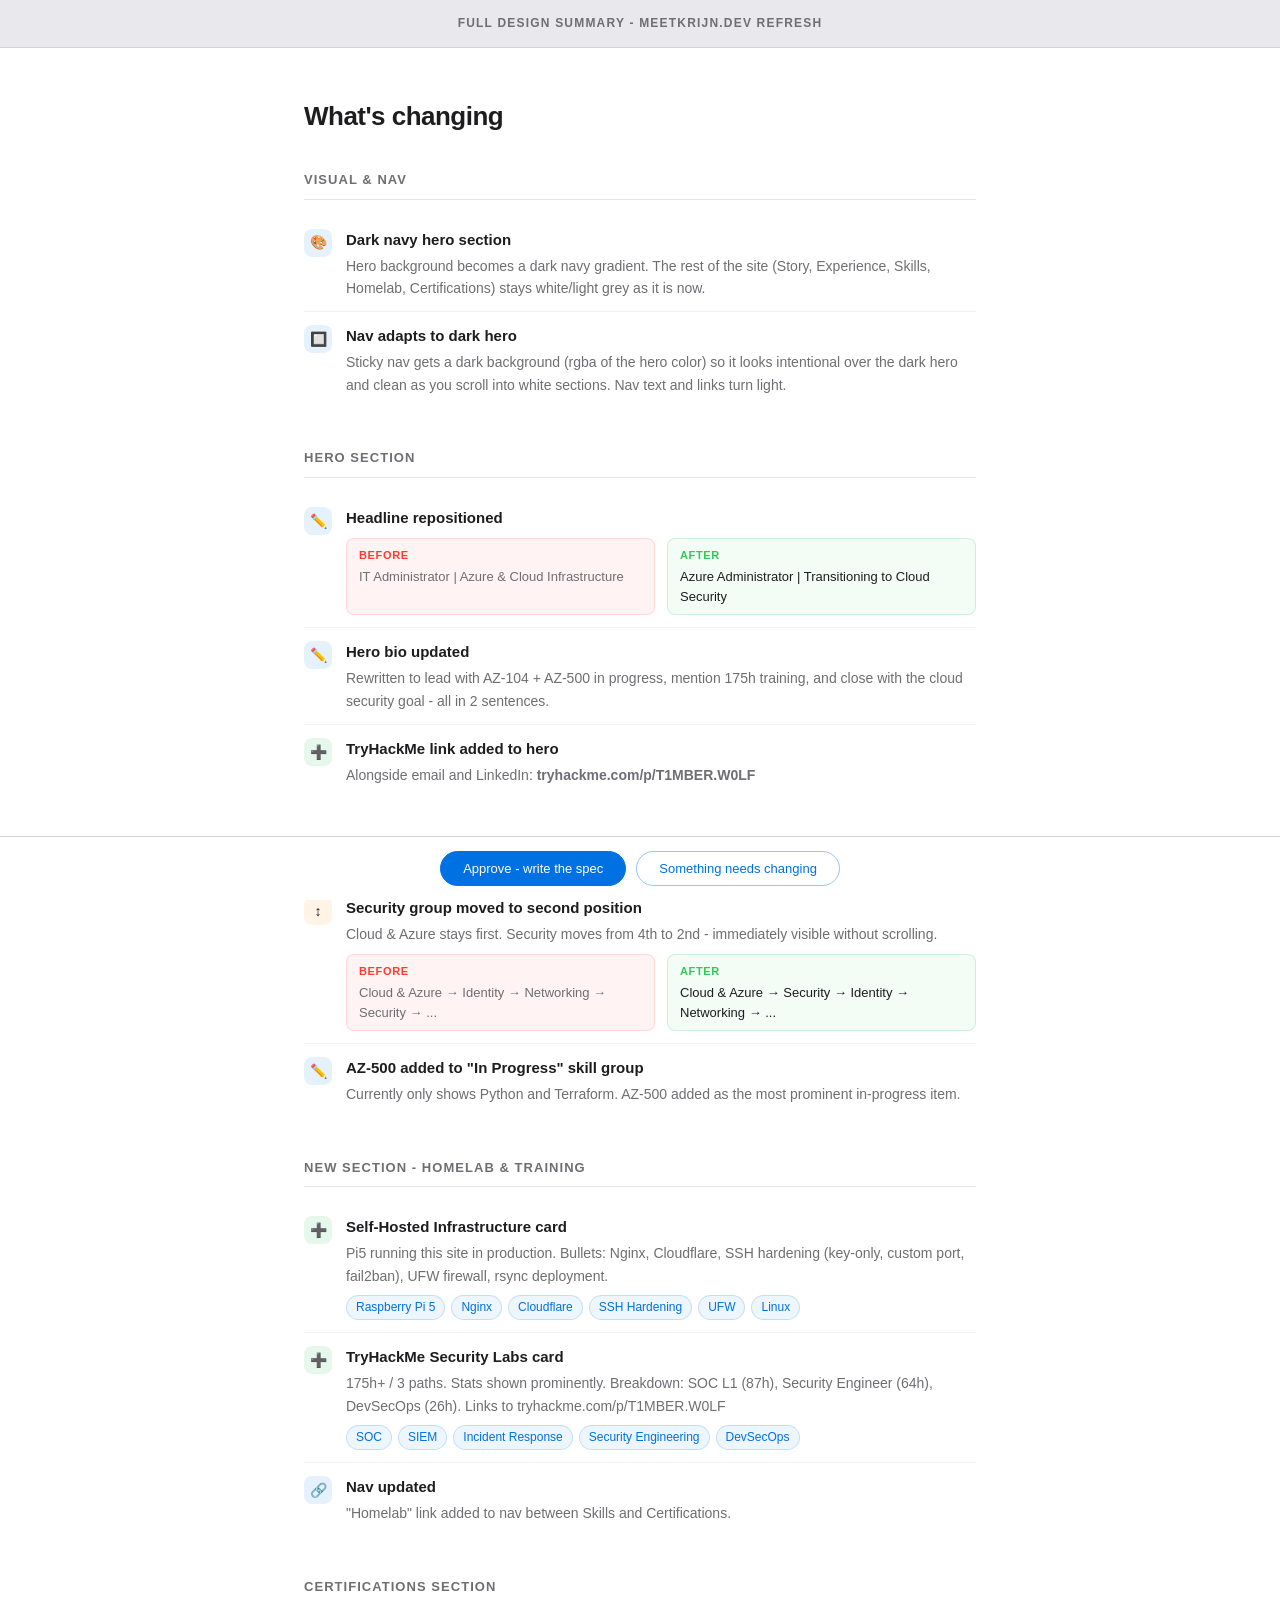
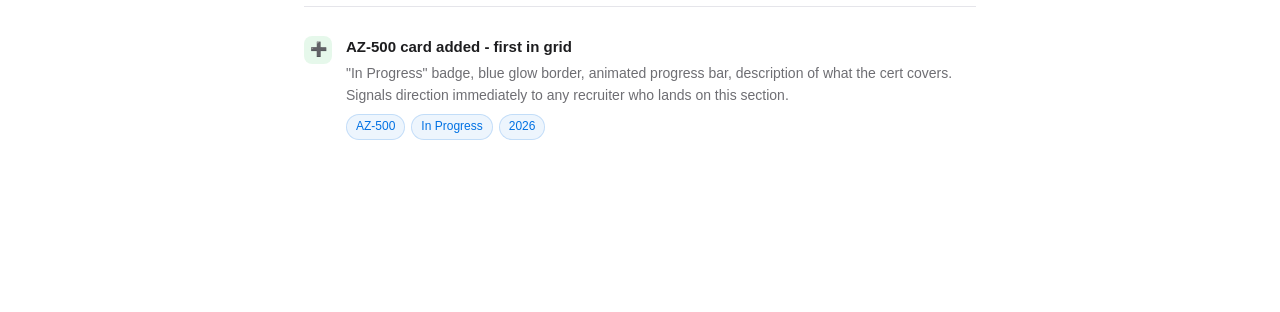
<file: .superpowers/brainstorm/134314-1773574861/design-summary.html>
<!DOCTYPE html>
<html lang="en">
<head>
<meta charset="UTF-8">
<meta name="viewport" content="width=device-width, initial-scale=1.0">
<title>Full Design Summary</title>
<style>
  * { box-sizing: border-box; margin: 0; padding: 0; }
  body { font-family: -apple-system, BlinkMacSystemFont, 'Segoe UI', sans-serif; background: #fff; color: #1d1d1f; line-height: 1.6; }

  .label {
    font-size: 12px; font-weight: 600; text-transform: uppercase;
    letter-spacing: 0.1em; color: #6e6e73; text-align: center;
    padding: 14px; background: #e8e8ed; border-bottom: 1px solid #d2d2d7;
  }

  .page { max-width: 720px; margin: 0 auto; padding: 48px 24px 120px; }

  h2 { font-size: 26px; font-weight: 700; letter-spacing: -0.02em; color: #1d1d1f; margin-bottom: 32px; }

  .change-group { margin-bottom: 40px; }

  .change-group h3 {
    font-size: 13px; font-weight: 600; text-transform: uppercase;
    letter-spacing: 0.08em; color: #6e6e73; margin-bottom: 16px;
    padding-bottom: 8px; border-bottom: 1px solid #e5e5ea;
  }

  .change {
    display: flex; gap: 14px; align-items: flex-start;
    padding: 12px 0; border-bottom: 1px solid #f0f0f5;
  }

  .change:last-child { border-bottom: none; }

  .change-icon {
    width: 28px; height: 28px; border-radius: 8px;
    display: flex; align-items: center; justify-content: center;
    font-size: 14px; flex-shrink: 0; margin-top: 1px;
  }

  .icon-new { background: rgba(52,199,89,0.12); }
  .icon-edit { background: rgba(0,113,227,0.1); }
  .icon-move { background: rgba(255,149,0,0.1); }

  .change-body { flex: 1; }
  .change-title { font-size: 15px; font-weight: 600; color: #1d1d1f; margin-bottom: 3px; }
  .change-detail { font-size: 14px; color: #6e6e73; }

  .before-after {
    display: flex; gap: 12px; margin-top: 8px;
  }
  .before, .after {
    flex: 1; padding: 8px 12px; border-radius: 8px; font-size: 13px; line-height: 1.5;
  }
  .before { background: rgba(255,59,48,0.06); border: 1px solid rgba(255,59,48,0.15); color: #6e6e73; }
  .after { background: rgba(52,199,89,0.06); border: 1px solid rgba(52,199,89,0.2); color: #1d1d1f; }
  .before-label, .after-label { font-size: 11px; font-weight: 600; text-transform: uppercase; letter-spacing: 0.06em; margin-bottom: 4px; }
  .before-label { color: #ff3b30; }
  .after-label { color: #34c759; }

  .tag-row { display: flex; flex-wrap: wrap; gap: 6px; margin-top: 8px; }
  .tag {
    font-size: 12px; font-weight: 500; color: #0071e3;
    background: rgba(0,113,227,0.07); border: 1px solid rgba(0,113,227,0.18);
    padding: 2px 9px; border-radius: 980px;
  }

  .feedback-bar {
    position: fixed; bottom: 0; left: 0; right: 0;
    background: rgba(255,255,255,0.97);
    border-top: 1px solid #d2d2d7;
    padding: 14px 24px;
    display: flex; gap: 10px; justify-content: center; flex-wrap: wrap;
    backdrop-filter: blur(10px);
  }
  .feedback-bar button {
    padding: 9px 22px; border-radius: 980px;
    border: 1px solid rgba(0,113,227,0.4);
    background: transparent; color: #0071e3;
    font-size: 13px; font-weight: 500; cursor: pointer; font-family: inherit;
  }
  .approve {
    background: #0071e3 !important; color: #fff !important;
    border-color: #0071e3 !important;
  }
</style>
</head>
<body>

<div class="label">FULL DESIGN SUMMARY - meetkrijn.dev refresh</div>

<div class="page">
  <h2>What's changing</h2>

  <!-- Visual -->
  <div class="change-group">
    <h3>Visual &amp; Nav</h3>

    <div class="change">
      <div class="change-icon icon-edit">🎨</div>
      <div class="change-body">
        <div class="change-title">Dark navy hero section</div>
        <div class="change-detail">Hero background becomes a dark navy gradient. The rest of the site (Story, Experience, Skills, Homelab, Certifications) stays white/light grey as it is now.</div>
      </div>
    </div>

    <div class="change">
      <div class="change-icon icon-edit">🔲</div>
      <div class="change-body">
        <div class="change-title">Nav adapts to dark hero</div>
        <div class="change-detail">Sticky nav gets a dark background (rgba of the hero color) so it looks intentional over the dark hero and clean as you scroll into white sections. Nav text and links turn light.</div>
      </div>
    </div>
  </div>

  <!-- Hero content -->
  <div class="change-group">
    <h3>Hero Section</h3>

    <div class="change">
      <div class="change-icon icon-edit">✏️</div>
      <div class="change-body">
        <div class="change-title">Headline repositioned</div>
        <div class="before-after">
          <div class="before"><div class="before-label">Before</div>IT Administrator | Azure &amp; Cloud Infrastructure</div>
          <div class="after"><div class="after-label">After</div>Azure Administrator | Transitioning to Cloud Security</div>
        </div>
      </div>
    </div>

    <div class="change">
      <div class="change-icon icon-edit">✏️</div>
      <div class="change-body">
        <div class="change-title">Hero bio updated</div>
        <div class="change-detail">Rewritten to lead with AZ-104 + AZ-500 in progress, mention 175h training, and close with the cloud security goal - all in 2 sentences.</div>
      </div>
    </div>

    <div class="change">
      <div class="change-icon icon-new">➕</div>
      <div class="change-body">
        <div class="change-title">TryHackMe link added to hero</div>
        <div class="change-detail">Alongside email and LinkedIn: <strong>tryhackme.com/p/T1MBER.W0LF</strong></div>
      </div>
    </div>
  </div>

  <!-- Skills -->
  <div class="change-group">
    <h3>Skills Section</h3>

    <div class="change">
      <div class="change-icon icon-move">↕️</div>
      <div class="change-body">
        <div class="change-title">Security group moved to second position</div>
        <div class="change-detail">Cloud &amp; Azure stays first. Security moves from 4th to 2nd - immediately visible without scrolling.</div>
        <div class="before-after">
          <div class="before"><div class="before-label">Before</div>Cloud &amp; Azure → Identity → Networking → Security → ...</div>
          <div class="after"><div class="after-label">After</div>Cloud &amp; Azure → Security → Identity → Networking → ...</div>
        </div>
      </div>
    </div>

    <div class="change">
      <div class="change-icon icon-edit">✏️</div>
      <div class="change-body">
        <div class="change-title">AZ-500 added to "In Progress" skill group</div>
        <div class="change-detail">Currently only shows Python and Terraform. AZ-500 added as the most prominent in-progress item.</div>
      </div>
    </div>
  </div>

  <!-- New section -->
  <div class="change-group">
    <h3>New Section - Homelab &amp; Training</h3>

    <div class="change">
      <div class="change-icon icon-new">➕</div>
      <div class="change-body">
        <div class="change-title">Self-Hosted Infrastructure card</div>
        <div class="change-detail">Pi5 running this site in production. Bullets: Nginx, Cloudflare, SSH hardening (key-only, custom port, fail2ban), UFW firewall, rsync deployment.</div>
        <div class="tag-row">
          <span class="tag">Raspberry Pi 5</span><span class="tag">Nginx</span><span class="tag">Cloudflare</span><span class="tag">SSH Hardening</span><span class="tag">UFW</span><span class="tag">Linux</span>
        </div>
      </div>
    </div>

    <div class="change">
      <div class="change-icon icon-new">➕</div>
      <div class="change-body">
        <div class="change-title">TryHackMe Security Labs card</div>
        <div class="change-detail">175h+ / 3 paths. Stats shown prominently. Breakdown: SOC L1 (87h), Security Engineer (64h), DevSecOps (26h). Links to tryhackme.com/p/T1MBER.W0LF</div>
        <div class="tag-row">
          <span class="tag">SOC</span><span class="tag">SIEM</span><span class="tag">Incident Response</span><span class="tag">Security Engineering</span><span class="tag">DevSecOps</span>
        </div>
      </div>
    </div>

    <div class="change">
      <div class="change-icon icon-edit">🔗</div>
      <div class="change-body">
        <div class="change-title">Nav updated</div>
        <div class="change-detail">"Homelab" link added to nav between Skills and Certifications.</div>
      </div>
    </div>
  </div>

  <!-- Certifications -->
  <div class="change-group">
    <h3>Certifications Section</h3>

    <div class="change">
      <div class="change-icon icon-new">➕</div>
      <div class="change-body">
        <div class="change-title">AZ-500 card added - first in grid</div>
        <div class="change-detail">"In Progress" badge, blue glow border, animated progress bar, description of what the cert covers. Signals direction immediately to any recruiter who lands on this section.</div>
        <div class="tag-row">
          <span class="tag">AZ-500</span><span class="tag">In Progress</span><span class="tag">2026</span>
        </div>
      </div>
    </div>
  </div>

</div>

<div class="feedback-bar">
  <button class="approve">Approve - write the spec</button>
  <button>Something needs changing</button>
</div>

</body>
</html>
</file>
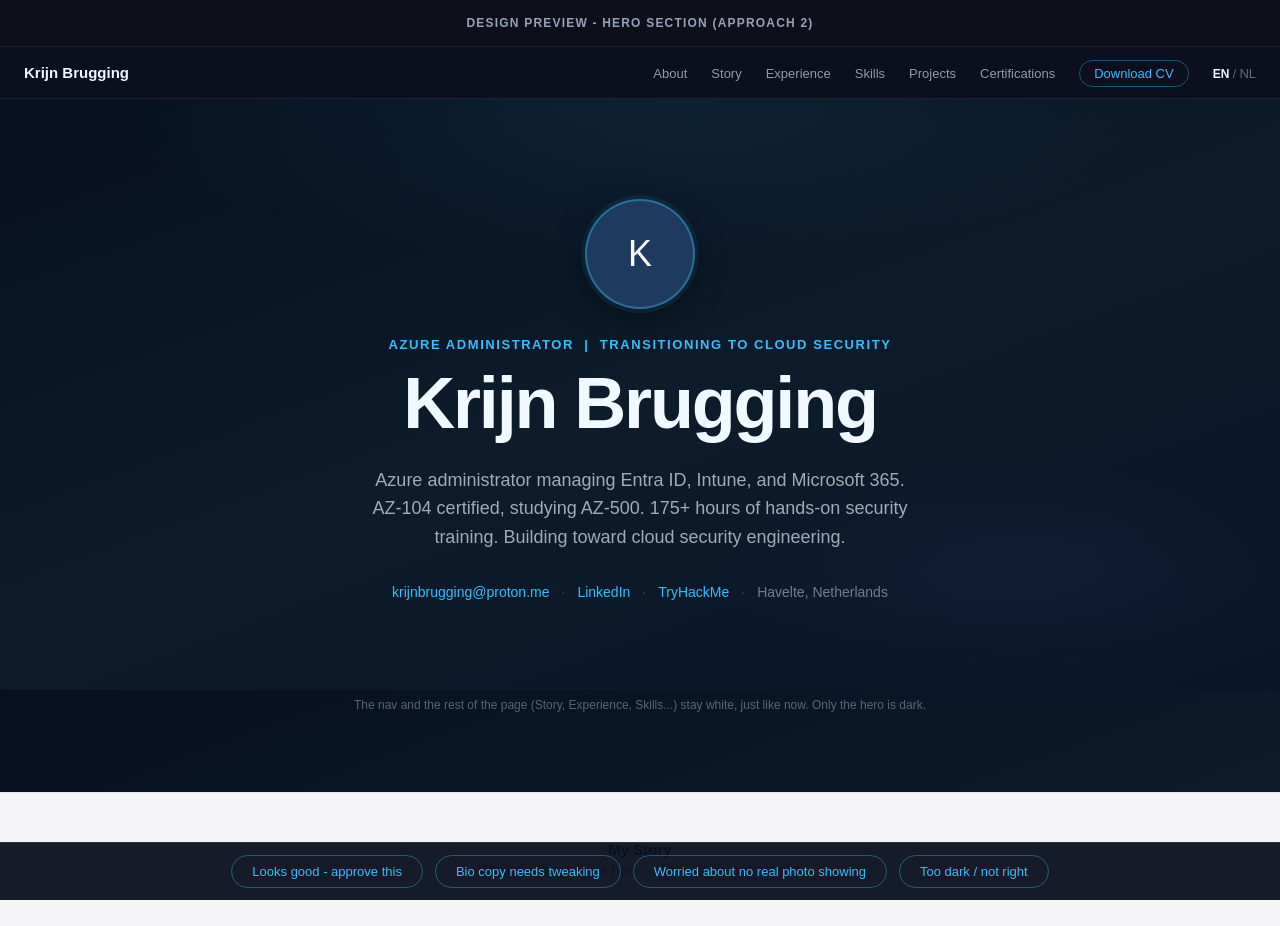
<file: .superpowers/brainstorm/134314-1773574861/hero-design.html>
<!DOCTYPE html>
<html lang="en">
<head>
<meta charset="UTF-8">
<meta name="viewport" content="width=device-width, initial-scale=1.0">
<title>Hero Design - Krijn Brugging</title>
<style>
  * { box-sizing: border-box; margin: 0; padding: 0; }
  body { font-family: -apple-system, BlinkMacSystemFont, 'Segoe UI', sans-serif; background: #1a1a2e; color: #fff; }

  .label {
    font-size: 12px;
    font-weight: 600;
    text-transform: uppercase;
    letter-spacing: 0.1em;
    color: #94a3b8;
    text-align: center;
    padding: 16px;
    background: #0f0f1a;
    border-bottom: 1px solid rgba(255,255,255,0.08);
  }

  /* --- NAV --- */
  .nav {
    background: rgba(10, 15, 30, 0.92);
    backdrop-filter: blur(20px);
    border-bottom: 1px solid rgba(255,255,255,0.08);
    padding: 0 24px;
    height: 52px;
    display: flex;
    align-items: center;
    justify-content: space-between;
  }
  .nav-name { font-weight: 600; font-size: 15px; color: #f0f9ff; }
  .nav-links { display: flex; align-items: center; gap: 24px; list-style: none; }
  .nav-links a { font-size: 13px; color: rgba(240,249,255,0.6); text-decoration: none; }
  .nav-cta {
    font-size: 13px; font-weight: 500; color: #38bdf8 !important;
    border: 1px solid rgba(56,189,248,0.4);
    padding: 5px 14px; border-radius: 980px;
  }
  .lang { font-size: 12px; color: rgba(240,249,255,0.4); }
  .lang-active { color: #f0f9ff; font-weight: 600; }

  /* --- HERO --- */
  .hero {
    background: linear-gradient(160deg, #07101f 0%, #0d1b2a 50%, #0a1628 100%);
    padding: 100px 24px 90px;
    text-align: center;
    position: relative;
    overflow: hidden;
  }
  .hero::before {
    content: '';
    position: absolute;
    inset: 0;
    background:
      radial-gradient(ellipse 60% 40% at 50% 0%, rgba(56,189,248,0.07) 0%, transparent 70%),
      radial-gradient(ellipse 40% 30% at 80% 80%, rgba(99,102,241,0.05) 0%, transparent 60%);
    pointer-events: none;
  }

  .hero-content { position: relative; max-width: 860px; margin: 0 auto; }

  .hero-photo {
    width: 110px; height: 110px;
    border-radius: 50%;
    object-fit: cover;
    border: 2px solid rgba(56,189,248,0.4);
    box-shadow: 0 0 0 4px rgba(56,189,248,0.08), 0 8px 32px rgba(0,0,0,0.4);
    margin-bottom: 28px;
    background: #1e3a5f;
    display: inline-flex;
    align-items: center;
    justify-content: center;
    font-size: 36px;
  }

  .hero-eyebrow {
    font-size: 13px;
    font-weight: 600;
    letter-spacing: 0.12em;
    text-transform: uppercase;
    color: #38bdf8;
    margin-bottom: 14px;
  }

  .hero-name {
    font-size: clamp(44px, 7vw, 72px);
    font-weight: 700;
    letter-spacing: -0.03em;
    line-height: 1.05;
    color: #f0f9ff;
    margin-bottom: 24px;
  }

  .hero-bio {
    font-size: 18px;
    color: rgba(240,249,255,0.65);
    max-width: 540px;
    margin: 0 auto 32px;
    line-height: 1.6;
  }

  .hero-links {
    display: flex;
    align-items: center;
    justify-content: center;
    gap: 12px;
    font-size: 14px;
    flex-wrap: wrap;
  }
  .hero-links a { color: #38bdf8; text-decoration: none; }
  .hero-links a:hover { text-decoration: underline; }
  .hero-sep { color: rgba(240,249,255,0.2); }
  .hero-location { color: rgba(240,249,255,0.45); font-size: 14px; }

  /* --- TRANSITION --- */
  .transition-hint {
    background: #f5f5f7;
    border-top: 1px solid #e5e5ea;
    padding: 48px 24px;
    text-align: center;
  }
  .transition-hint h3 { font-size: 15px; color: #1d1d1f; font-weight: 600; }
  .transition-hint p { font-size: 14px; color: #6e6e73; margin-top: 4px; }

  /* feedback bar */
  .feedback {
    position: fixed; bottom: 0; left: 0; right: 0;
    background: rgba(10,15,30,0.95);
    border-top: 1px solid rgba(255,255,255,0.1);
    padding: 12px 24px;
    display: flex;
    gap: 12px;
    justify-content: center;
    flex-wrap: wrap;
  }
  .feedback button {
    padding: 8px 20px;
    border-radius: 980px;
    border: 1px solid rgba(56,189,248,0.4);
    background: transparent;
    color: #38bdf8;
    font-size: 13px;
    font-weight: 500;
    cursor: pointer;
    font-family: inherit;
    transition: background 0.15s;
  }
  .feedback button:hover { background: rgba(56,189,248,0.1); }
  .feedback button.selected { background: rgba(56,189,248,0.2); border-color: #38bdf8; }

  .note {
    font-size: 12px;
    color: rgba(240,249,255,0.35);
    text-align: center;
    padding: 8px 24px 80px;
    background: linear-gradient(160deg, #07101f 0%, #0d1b2a 100%);
  }
</style>
</head>
<body>

<div class="label">DESIGN PREVIEW - Hero Section (Approach 2)</div>

<!-- Nav -->
<nav class="nav">
  <span class="nav-name">Krijn Brugging</span>
  <ul class="nav-links">
    <li><a href="#">About</a></li>
    <li><a href="#">Story</a></li>
    <li><a href="#">Experience</a></li>
    <li><a href="#">Skills</a></li>
    <li><a href="#">Projects</a></li>
    <li><a href="#">Certifications</a></li>
    <li><a href="#" class="nav-cta">Download CV</a></li>
    <li><span class="lang"><span class="lang-active">EN</span> / <a href="#" style="color:rgba(240,249,255,0.4);text-decoration:none;">NL</a></span></li>
  </ul>
</nav>

<!-- Hero -->
<section class="hero">
  <div class="hero-content">
    <div class="hero-photo">K</div>
    <p class="hero-eyebrow">Azure Administrator &nbsp;|&nbsp; Transitioning to Cloud Security</p>
    <h1 class="hero-name">Krijn Brugging</h1>
    <p class="hero-bio">
      Azure administrator managing Entra ID, Intune, and Microsoft 365. AZ-104 certified, studying AZ-500.
      175+ hours of hands-on security training. Building toward cloud security engineering.
    </p>
    <div class="hero-links">
      <a href="#">krijnbrugging@proton.me</a>
      <span class="hero-sep">·</span>
      <a href="#">LinkedIn</a>
      <span class="hero-sep">·</span>
      <a href="#">TryHackMe</a>
      <span class="hero-sep">·</span>
      <span class="hero-location">Havelte, Netherlands</span>
    </div>
  </div>
</section>

<div class="note">The nav and the rest of the page (Story, Experience, Skills...) stay white, just like now. Only the hero is dark.</div>

<!-- Transition preview -->
<div class="transition-hint">
  <h3>My Story</h3>
  <p>White section begins here - same as the current site</p>
</div>

<div class="feedback">
  <button onclick="this.classList.toggle('selected');recordFeedback('approve')">Looks good - approve this</button>
  <button onclick="this.classList.toggle('selected');recordFeedback('bio-tweak')">Bio copy needs tweaking</button>
  <button onclick="this.classList.toggle('selected');recordFeedback('photo-concern')">Worried about no real photo showing</button>
  <button onclick="this.classList.toggle('selected');recordFeedback('too-dark')">Too dark / not right</button>
</div>

<script>
function recordFeedback(val) {
  // Visual only - tell me in terminal
  console.log('feedback:', val);
}
</script>

</body>
</html>
</file>
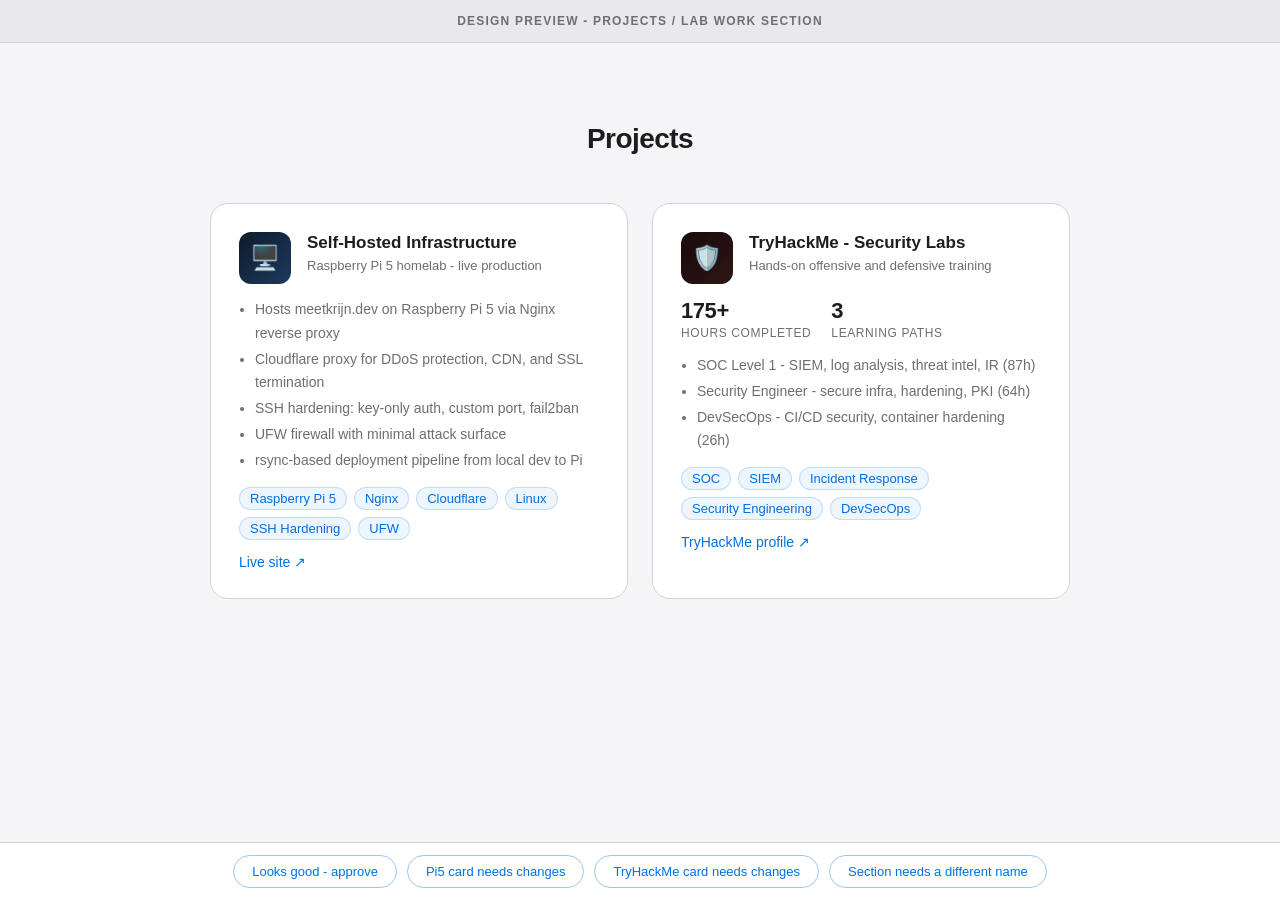
<file: .superpowers/brainstorm/134314-1773574861/projects-design.html>
<!DOCTYPE html>
<html lang="en">
<head>
<meta charset="UTF-8">
<meta name="viewport" content="width=device-width, initial-scale=1.0">
<title>Projects Section Design</title>
<style>
  * { box-sizing: border-box; margin: 0; padding: 0; }
  body { font-family: -apple-system, BlinkMacSystemFont, 'Segoe UI', sans-serif; background: #f5f5f7; color: #1d1d1f; }

  .label {
    font-size: 12px; font-weight: 600; text-transform: uppercase;
    letter-spacing: 0.1em; color: #6e6e73; text-align: center;
    padding: 14px; background: #e8e8ed; border-bottom: 1px solid #d2d2d7;
  }

  .section {
    padding: 80px 24px;
    background: #f5f5f7;
  }

  .container { max-width: 860px; margin: 0 auto; }

  .section-title {
    font-size: 28px; font-weight: 700; letter-spacing: -0.02em;
    color: #1d1d1f; margin-bottom: 48px; text-align: center;
  }

  .projects-grid {
    display: grid;
    grid-template-columns: repeat(auto-fill, minmax(340px, 1fr));
    gap: 24px;
  }

  .project-card {
    background: #fff;
    border: 1px solid #d2d2d7;
    border-radius: 18px;
    padding: 28px;
    display: flex;
    flex-direction: column;
    gap: 14px;
    transition: transform 0.18s ease, box-shadow 0.18s ease;
  }

  .project-card:hover {
    transform: translateY(-4px);
    box-shadow: 0 8px 24px rgba(0,0,0,0.08);
  }

  .project-header {
    display: flex;
    align-items: flex-start;
    gap: 16px;
  }

  .project-icon {
    width: 52px; height: 52px;
    border-radius: 12px;
    display: flex; align-items: center; justify-content: center;
    font-size: 24px;
    flex-shrink: 0;
  }

  .icon-pi { background: linear-gradient(135deg, #0d1b2a, #1e3a5f); }
  .icon-thm { background: linear-gradient(135deg, #1a0a0a, #2d1515); }

  .project-title-area { flex: 1; }

  .project-title {
    font-size: 17px; font-weight: 600; color: #1d1d1f;
    line-height: 1.3; margin-bottom: 4px;
  }

  .project-subtitle {
    font-size: 13px; color: #6e6e73;
  }

  .project-desc {
    font-size: 14px; color: #6e6e73; line-height: 1.65;
    flex: 1;
  }

  .project-bullets {
    font-size: 14px; color: #6e6e73; line-height: 1.7;
    padding-left: 16px;
  }

  .project-bullets li + li { margin-top: 2px; }

  .project-tags {
    display: flex; flex-wrap: wrap; gap: 7px;
  }

  .tag {
    font-size: 13px; font-weight: 500;
    color: #0071e3;
    background: rgba(0,113,227,0.07);
    border: 1px solid rgba(0,113,227,0.18);
    padding: 3px 10px; border-radius: 980px;
  }

  .project-link {
    font-size: 14px; font-weight: 500;
    color: #0071e3; text-decoration: none;
    display: inline-flex; align-items: center; gap: 4px;
    align-self: flex-start;
  }

  .project-link:hover { text-decoration: underline; }

  .stat-row {
    display: flex; gap: 20px; flex-wrap: wrap;
  }

  .stat {
    display: flex; flex-direction: column; gap: 2px;
  }

  .stat-value {
    font-size: 22px; font-weight: 700;
    color: #1d1d1f; letter-spacing: -0.02em;
  }

  .stat-label {
    font-size: 12px; color: #6e6e73; text-transform: uppercase;
    letter-spacing: 0.05em; font-weight: 500;
  }

  .feedback-bar {
    position: fixed; bottom: 0; left: 0; right: 0;
    background: rgba(255,255,255,0.95);
    border-top: 1px solid #d2d2d7;
    padding: 12px 24px;
    display: flex; gap: 10px; justify-content: center; flex-wrap: wrap;
    backdrop-filter: blur(10px);
  }

  .feedback-bar button {
    padding: 8px 18px; border-radius: 980px;
    border: 1px solid rgba(0,113,227,0.4);
    background: transparent; color: #0071e3;
    font-size: 13px; font-weight: 500; cursor: pointer;
    font-family: inherit;
  }

  .feedback-bar button:hover { background: rgba(0,113,227,0.06); }
</style>
</head>
<body>

<div class="label">DESIGN PREVIEW - Projects / Lab Work Section</div>

<section class="section">
  <div class="container">
    <h2 class="section-title">Projects</h2>
    <div class="projects-grid">

      <!-- Pi5 Homelab -->
      <div class="project-card">
        <div class="project-header">
          <div class="project-icon icon-pi">🖥️</div>
          <div class="project-title-area">
            <h3 class="project-title">Self-Hosted Infrastructure</h3>
            <p class="project-subtitle">Raspberry Pi 5 homelab - live production</p>
          </div>
        </div>
        <ul class="project-bullets">
          <li>Hosts meetkrijn.dev on Raspberry Pi 5 via Nginx reverse proxy</li>
          <li>Cloudflare proxy for DDoS protection, CDN, and SSL termination</li>
          <li>SSH hardening: key-only auth, custom port, fail2ban</li>
          <li>UFW firewall with minimal attack surface</li>
          <li>rsync-based deployment pipeline from local dev to Pi</li>
        </ul>
        <div class="project-tags">
          <span class="tag">Raspberry Pi 5</span>
          <span class="tag">Nginx</span>
          <span class="tag">Cloudflare</span>
          <span class="tag">Linux</span>
          <span class="tag">SSH Hardening</span>
          <span class="tag">UFW</span>
        </div>
        <a href="https://meetkrijn.dev" class="project-link">Live site ↗</a>
      </div>

      <!-- TryHackMe -->
      <div class="project-card">
        <div class="project-header">
          <div class="project-icon icon-thm">🛡️</div>
          <div class="project-title-area">
            <h3 class="project-title">TryHackMe - Security Labs</h3>
            <p class="project-subtitle">Hands-on offensive and defensive training</p>
          </div>
        </div>
        <div class="stat-row">
          <div class="stat">
            <span class="stat-value">175+</span>
            <span class="stat-label">Hours completed</span>
          </div>
          <div class="stat">
            <span class="stat-value">3</span>
            <span class="stat-label">Learning paths</span>
          </div>
        </div>
        <ul class="project-bullets">
          <li>SOC Level 1 - SIEM, log analysis, threat intel, IR (87h)</li>
          <li>Security Engineer - secure infra, hardening, PKI (64h)</li>
          <li>DevSecOps - CI/CD security, container hardening (26h)</li>
        </ul>
        <div class="project-tags">
          <span class="tag">SOC</span>
          <span class="tag">SIEM</span>
          <span class="tag">Incident Response</span>
          <span class="tag">Security Engineering</span>
          <span class="tag">DevSecOps</span>
        </div>
        <a href="#" class="project-link">TryHackMe profile ↗</a>
      </div>

    </div>
  </div>
</section>

<div class="feedback-bar">
  <button>Looks good - approve</button>
  <button>Pi5 card needs changes</button>
  <button>TryHackMe card needs changes</button>
  <button>Section needs a different name</button>
</div>

</body>
</html>
</file>
